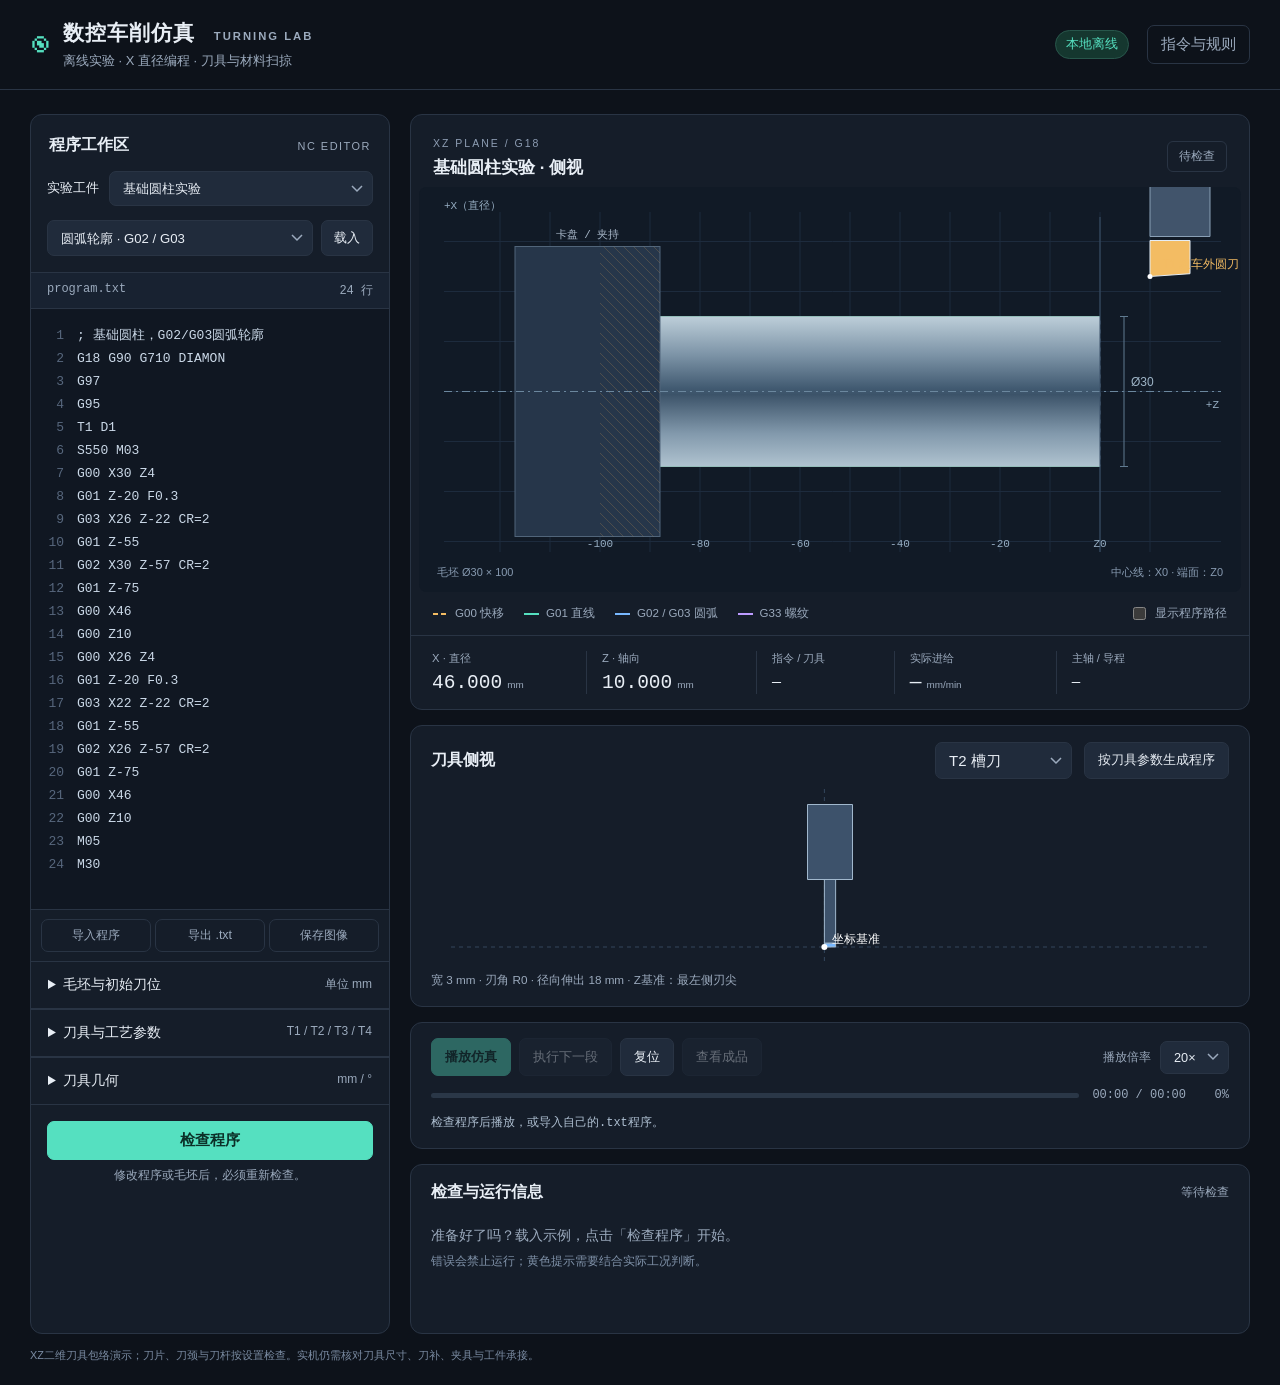
<file: 主体项目/index.html>
<!doctype html>
<html lang="zh-CN">
<head>
<meta charset="UTF-8"><meta name="viewport" content="width=device-width,initial-scale=1">
<title>数控车削仿真</title>
<link rel="stylesheet" href="style.css">
</head>
<body>
<header class="app-header">
  <div class="brand-icon" aria-hidden="true">◉</div>
  <div class="brand"><h1>数控车削仿真 <span>TURNING LAB</span></h1><p>离线实验 · X 直径编程 · 刀具与材料扫掠</p></div>
  <div class="header-right"><span class="pill">本地离线</span><button id="helpBtn" class="subtle">指令与规则</button></div>
</header>
<main class="workspace">
<aside class="editor-panel panel">
  <div class="panel-heading"><h2>程序工作区</h2><span class="small-label">NC EDITOR</span></div>
  <div class="experiment-row"><label for="experimentSelect">实验工件</label><select id="experimentSelect"></select><a id="drawingLink" target="_blank" hidden>查看图纸</a></div>
  <div class="example-row"><label class="sr-only" for="examples">示例程序</label><select id="examples"></select><button id="loadExample" title="载入选中的实验程序">载入</button></div>
  <div class="editor-meta"><span>program.txt</span><span id="lineCount">0 行</span></div>
  <div class="code-wrap"><div class="gutter" id="gutter" aria-hidden="true"></div><textarea id="editor" spellcheck="false" autocapitalize="off" autocomplete="off" aria-label="数控程序编辑器" wrap="off"></textarea></div>
  <div class="file-row"><button id="importBtn" class="subtle">导入程序</button><button id="exportBtn" class="subtle">导出 .txt</button><button id="saveImage" class="subtle">保存图像</button><input id="fileInput" type="file" accept=".txt,.mpf,.spf,.nc,.cnc" hidden></div>
  <details class="setup" id="setup"><summary>毛坯与初始刀位 <span>单位 mm</span></summary><div class="settings-grid">
    <label>毛坯直径 D<input id="diameter" type="number" min="5" max="120" step="1" value="30"></label>
    <label>毛坯长度 L<input id="length" type="number" min="10" max="150" step="1" value="100"></label>
    <label>左端夹持长度<input id="grip" type="number" min="5" max="140" step="1" value="12"></label>
    <label>初始刀位 X（直径）<input id="startX" type="number" min="0" max="180" step="1" value="46"></label>
    <label>初始刀位 Z<input id="startZ" type="number" min="-180" max="80" step="1" value="10"></label>
    <div class="setting-note">Z0 在右端面<br>毛坯向 Z 负向延伸</div>
  </div></details>
  <details class="setup"><summary>刀具与工艺参数 <span>T1 / T2 / T3 / T4</span></summary><div class="tool-table"><table><thead><tr><th>刀具</th><th>S r/min</th><th>切深 / 余量 mm</th><th>f ≤</th></tr></thead><tbody><tr><td>T1 粗车</td><td>500–600</td><td>2ap≤5</td><td>0.3</td></tr><tr><td>T4 精车</td><td>600–800</td><td>2ap≤0.5</td><td>0.1</td></tr><tr><td>T2 槽宽3</td><td>350–450</td><td>精加工余量0.2</td><td>0.08</td></tr><tr><td>T3 螺纹</td><td>下方可调</td><td>可调</td><td>K×S</td></tr></tbody></table><p>T1/T4检查2ap；T2的0.2为直径精加工余量，粗槽可直接推到目标X。f 单位 mm/r。G94 也会换算为每转进给检查。</p></div><div class="settings-grid"><label>T3 最低转速<input id="threadMinS" type="number" min="1" max="6000" value="350"></label><label>T3 最高转速<input id="threadMaxS" type="number" min="1" max="6000" value="350"></label><label>T3 单刀 2ap 上限<input id="threadDepth" type="number" min="0.01" max="5" step="0.1" value="0.6"></label><div class="setting-note">螺纹轮廓角 60°<br>F 不控制 G33</div></div></details>
<details class="setup"><summary>刀具几何 <span>mm / °</span></summary><div class="settings-grid"><label>T1 刀尖R (mm)<input id="t1Nose" type="number" step="0.01" value="0.5"></label><label>T1 刀尖角 (°)<input id="t1Angle" type="number" step="0.01" value="86"></label><label>T1 副偏角 (°)<input id="t1Relief" type="number" step="0.01" value="4"></label><label>T1 刀片轴向长度 (mm)<input id="t1Reach" type="number" step="0.01" value="8"></label><label>T1 刀片径向伸出 (mm)<input id="t1Projection" type="number" step="0.01" value="8"></label><label>T1 刀杆Z宽 (mm)<input id="t1HolderWidth" type="number" step="0.01" value="12"></label><label>T4 刀尖R (mm)<input id="t4Nose" type="number" step="0.01" value="0.5"></label><label>T4 刀尖角 (°)<input id="t4Angle" type="number" step="0.01" value="35"></label><label>T4 副偏角 (°)<input id="t4Relief" type="number" step="0.01" value="4"></label><label>T4 刀片轴向长度 (mm)<input id="t4Reach" type="number" step="0.01" value="8"></label><label>T4 刀片径向伸出 (mm)<input id="t4Projection" type="number" step="0.01" value="8"></label><label>T4 刀杆Z宽 (mm)<input id="t4HolderWidth" type="number" step="0.01" value="12"></label><label>T2 槽刀宽 (mm)<input id="t2Width" type="number" step="0.01" value="3"></label><label>T2 刃角R (mm)<input id="t2Nose" type="number" min="0" step="0.01" value="0"></label><label>T2 刀片径向伸出 (mm)<input id="t2Projection" type="number" step="0.01" value="18"></label><label>T2 刀杆Z宽 (mm)<input id="t2HolderWidth" type="number" step="0.01" value="12"></label><label>T3 刃部宽 (mm)<input id="t3Width" type="number" step="0.01" value="4"></label><label>T3 尖角 (°)<input id="t3Angle" type="number" step="0.01" value="60"></label><label>T3 径向伸出 (mm)<input id="t3Projection" type="number" step="0.01" value="12"></label><label>T3 刀杆Z宽 (mm)<input id="t3HolderWidth" type="number" step="0.01" value="10"></label><label>几何检查容差 (mm)<input id="geometryTolerance" type="number" step="0.01" value="0.035"></label><label>T2 Z坐标基准<select id="t2Reference"><option value="2">最左侧刃尖</option><option value="1">刀宽中心</option><option value="0">右侧刃尖</option></select></label><label>T2 侧刃轻修形<select id="t2SideCut"><option value="1">允许</option><option value="0">禁止</option></select></label><label>目标轮廓保护<select id="protectPart"><option value="1">启用</option><option value="0">关闭</option></select></label></div><p class="geometry-note">刀尖角、副偏角、刃宽与刃角半径决定刀片轮廓；刀杆尺寸按当前设置参与检查。程序与当前参数绑定，改参数后可重新生成。</p></details>
  <button id="validateBtn" class="primary validate">检查程序</button>
  <p class="editor-footer">修改程序或毛坯后，必须重新检查。</p>
</aside>
<section class="simulation-panel">
  <div class="scene panel">
    <div class="scene-heading"><div><span class="eyebrow">XZ PLANE / G18</span><h2><span id="sceneTitle">实验工件 · 侧视</span></h2></div><span id="stateBadge" class="state-badge">待检查</span></div>
    <div class="canvas-wrap" id="canvasWrap"><canvas id="view" aria-label="毛坯、刀具和程序路径的二维动画"></canvas><div class="scene-caption"><span id="stockCaption">毛坯 Ø30 × 100</span><span>中心线：X0 · 端面：Z0</span></div></div>
    <div class="legend"><span><i class="dash amber"></i>G00 快移</span><span><i class="cyan"></i>G01 直线</span><span><i class="blue"></i>G02 / G03 圆弧</span><span><i class="purple"></i>G33 螺纹</span><label><input type="checkbox" id="showPath">显示程序路径</label></div>
    <div class="telemetry"><div><span>X · 直径</span><strong id="readX">46.000</strong><small>mm</small></div><div><span>Z · 轴向</span><strong id="readZ">10.000</strong><small>mm</small></div><div><span>指令 / 刀具</span><strong id="readMode">—</strong></div><div><span id="feedLabel">实际进给</span><strong id="readFeed">—</strong><small>mm/min</small></div><div><span>主轴 / 导程</span><strong id="readSpindle">—</strong></div></div>
  </div>
<section class="toolbox panel"><div class="toolbox-header"><h2>刀具侧视</h2><select id="toolPreviewChoice" aria-label="选择预览刀具"><option value="2">T2 槽刀</option><option value="1">T1 粗车刀</option><option value="4">T4 精车刀</option><option value="3">T3 尖头螺纹刀</option></select><button id="generateBtn">按刀具参数生成程序</button></div><canvas id="toolPreview" height="190" aria-label="实际尺寸刀片刀杆及坐标基准"></canvas><p id="toolInfo"></p></section>
  <div class="playback panel"><div class="playback-buttons"><button id="playBtn" class="primary" disabled>播放仿真</button><button id="stepBtn" disabled>执行下一段</button><button id="resetBtn">复位</button><button id="finishBtn" disabled>查看成品</button></div><div class="speed-control"><label for="speed">播放倍率</label><select id="speed"><option value="1">1×</option><option value="5">5×</option><option value="20" selected>20×</option><option value="50">50×</option><option value="100">100×</option><option value="200">200×</option></select></div><div class="progress-row"><progress id="progress" max="1" value="0"></progress><span id="timeLabel">00:00 / 00:00</span><span id="progressLabel">0%</span></div><p id="currentLine">先检查程序，再播放刀具运动。</p></div>
  <section class="diagnostics panel" aria-label="检查结果"><div class="diagnostic-heading"><h2>检查与运行信息</h2><span id="summary">等待检查</span></div><div id="messages" aria-live="polite"><div class="empty-message">准备好了吗？载入示例，点击「检查程序」开始。<small>错误会禁止运行；黄色提示需要结合实际工况判断。</small></div></div></section>
</section>
</main>
<footer class="app-footer">XZ二维刀具包络演示；刀片、刀颈与刀杆按设置检查。实机仍需核对刀具尺寸、刀补、夹具与工件承接。</footer>
<dialog id="helpDialog"><div class="dialog-heading"><h2>支持指令与演示边界</h2><button id="closeHelp" aria-label="关闭说明">关闭</button></div><div class="help-body"><p>采用G710公制、G18/G90/DIAMON；G95的F单位为mm/r，G97的S单位为r/min。支持G00/G01/G02/G03/G33、CR圆弧、T1–T4/D1、M03/M04/M05/M30/M02。</p><p>刀片、刀颈和刀杆来自统一刀具库，按设置的毫米轮廓检查材料及卡盘干涉。2ap表示直径方向切入量。T2粗槽一次进到目标深度后退出，0.2mm用于直径精加工余量。实验可以定义目标轮廓和额外的加工区域规则。</p><p>T1：S500–600、F≤0.3、2ap≤5；T4：S600–800、F≤0.1、2ap≤0.5；T2：S350–450、F≤0.08、直径精加工余量0.2mm。T3采用4mm尖头形、S350，尖角按设置值显示。</p><p>支持R0–R999算术赋值、SQRT/ABS/MAXVAL/MINVAL/TRUNC和有限REPEAT 标记 P=次数。P为追加重复次数；禁止嵌套或交叠重复，展开后仍逐段检查。表达式地址之间用空格分隔。</p><p id="experimentHelp"></p><p>程序中的N编号是程序段号，用于检索定位，不产生运动；没有跳转时可省略。文件统一导出为.txt。目标接触轮廓与刀具理论刀尖轨迹可能不同，生成程序时已计入相应刀尖圆弧偏置。</p><p>本工具进行二维XZ几何扫掠，不包含三维刀座、载荷、振动和工件掉落。机床刀具尺寸、对刀基准、刀补、夹具与工件承接需按实际设置核对。</p></div></dialog>
<script src="刀具/tool-model.js"></script><script src="核心/program-flow.js"></script>
<script src="核心/engine.js"></script><script src="实验/基础圆柱.js"></script><script src="../陀螺/workpiece.js"></script><script src="app.js"></script>
</body></html>
</file>
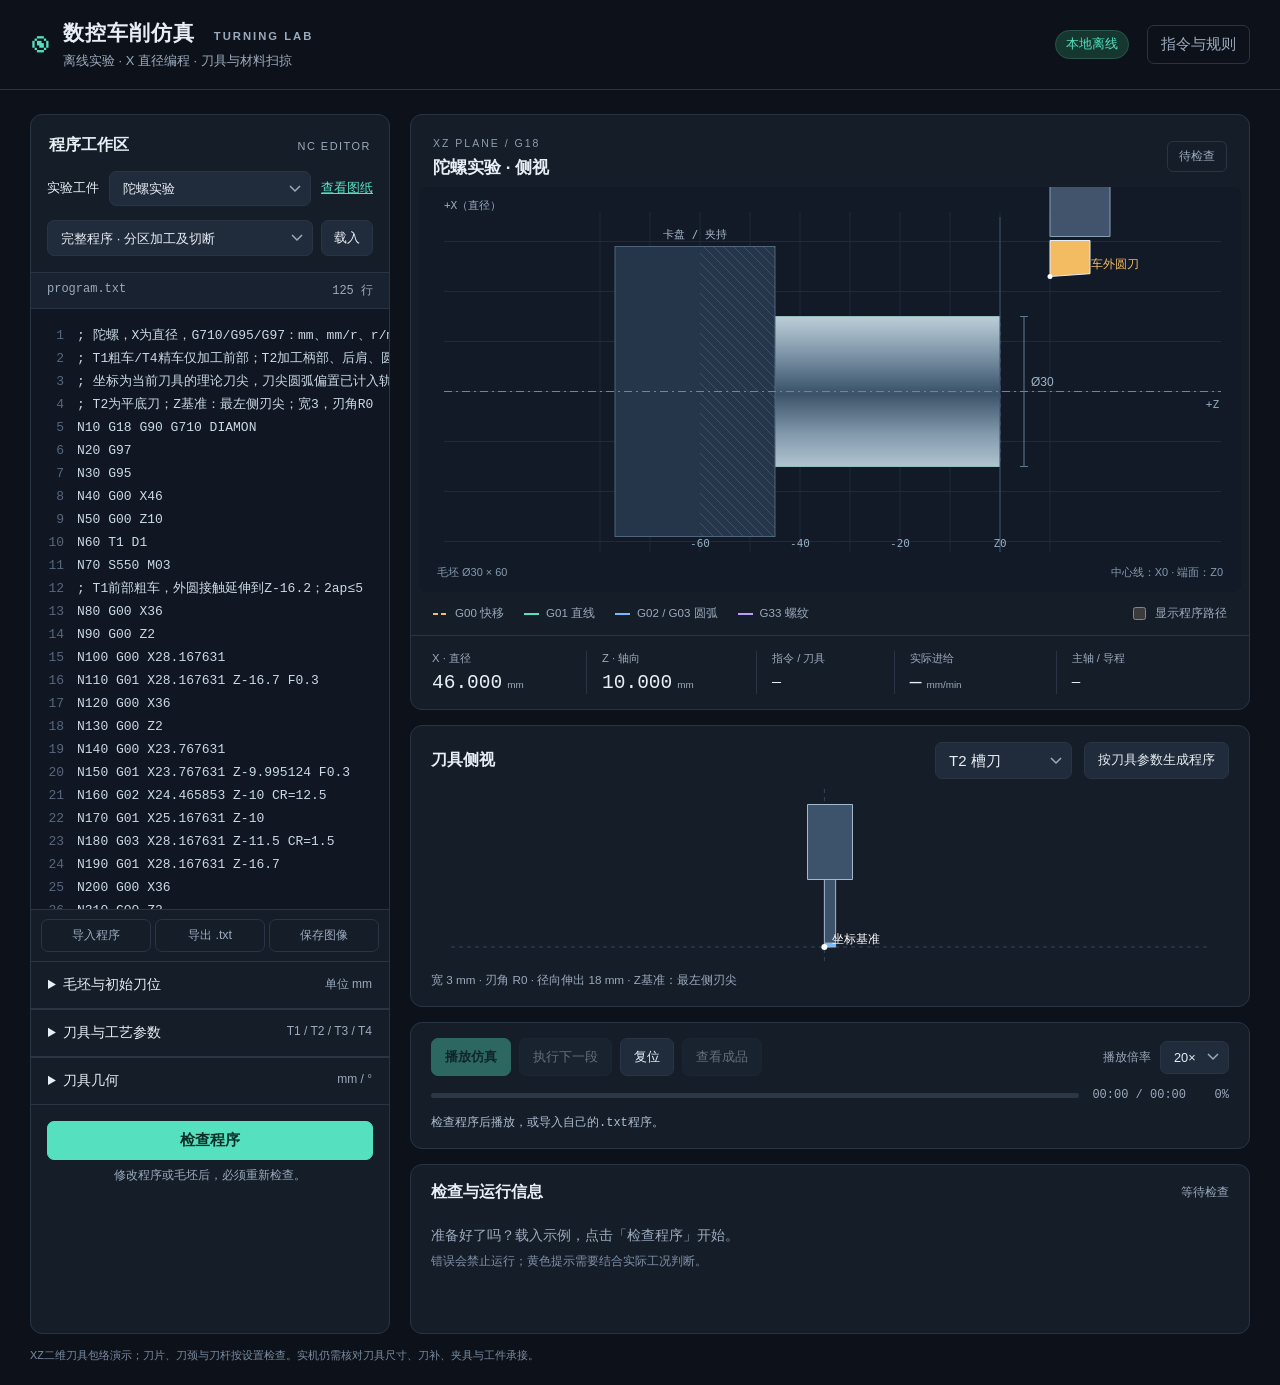
<file: 陀螺/index.html>
<!doctype html><html lang="zh-CN"><meta charset="utf-8"><title>陀螺实验</title><script>location.replace('../主体项目/index.html?experiment=top');</script><a href="../主体项目/index.html?experiment=top">打开陀螺实验</a></html>
</file>
<file: 主体项目/style.css>
:root{color-scheme:dark;--bg:#0d121a;--panel:#151d29;--line:#293444;--text:#e8eef5;--muted:#9baabd;--teal:#55e0c0;--amber:#f3bc63;--danger:#ff878b;--blue:#78b8ff;--purple:#bc9bff;font-family:"Segoe UI","Microsoft YaHei",sans-serif;font-size:15px}*{box-sizing:border-box}body{margin:0;background:var(--bg);color:var(--text)}button,input,select,textarea{font:inherit}button,select{border:1px solid var(--line);border-radius:7px;background:#202b3b;color:var(--text);padding:9px 13px}button{cursor:pointer;white-space:nowrap;font-weight:500}button:hover:not(:disabled){border-color:#72839a;background:#2a384a}button:disabled{opacity:.38;cursor:not-allowed}.primary{background:var(--teal);color:#0c3028;border-color:var(--teal);font-weight:700}.primary:hover:not(:disabled){background:#81efd6;border-color:#81efd6}.subtle{background:transparent;color:var(--muted)}button:focus-visible,select:focus-visible,input:focus-visible,textarea:focus-visible,summary:focus-visible{outline:2px solid var(--teal);outline-offset:3px}select{cursor:pointer;padding-right:25px;min-width:0;appearance:none;background-image:url("data:image/svg+xml,%3Csvg xmlns='http://www.w3.org/2000/svg' width='12' height='8'%3E%3Cpath d='m1 1 5 5 5-5' fill='none' stroke='%239baabd' stroke-width='1.5'/%3E%3C/svg%3E");background-repeat:no-repeat;background-position:right 9px center}input[type=number]{width:100%;padding:8px;color:var(--text);border:1px solid var(--line);background:#101722;border-radius:5px}input[type=checkbox]{accent-color:var(--teal)}h1,h2,p{margin:0}h2{font-size:1.05rem;font-weight:600}.app-header{height:90px;display:flex;align-items:center;gap:14px;padding:0 30px;border-bottom:1px solid var(--line)}.brand-icon{color:var(--teal);font-size:37px}.brand h1{font-size:1.4rem;letter-spacing:1px}.brand h1 span{font-size:.75rem;letter-spacing:2px;color:var(--muted);margin-left:12px}.brand p{font-size:.86rem;color:var(--muted);margin-top:6px}.header-right{margin-left:auto;display:flex;gap:18px;align-items:center}.pill{color:var(--teal);font-size:.86rem;padding:5px 10px;background:#15372f;border:1px solid #28564b;border-radius:30px}.workspace{display:grid;grid-template-columns:360px minmax(0,1fr);gap:20px;padding:24px 30px 12px;max-width:1920px;margin:auto}.panel{border:1px solid var(--line);border-radius:12px;background:var(--panel)}.editor-panel{display:flex;flex-direction:column;overflow:hidden;min-width:0}.panel-heading{display:flex;align-items:center;justify-content:space-between;padding:20px 18px 15px}.small-label{font-size:.73rem;letter-spacing:1.5px;color:var(--muted)}.example-row{display:flex;gap:8px;padding:0 16px 16px}.example-row select{flex:1;font-size:.88rem}.example-row button{font-size:.88rem;padding:8px 12px}.editor-meta{display:flex;justify-content:space-between;border-top:1px solid var(--line);border-bottom:1px solid var(--line);color:var(--muted);background:#182231;padding:9px 16px;font:12px Consolas,monospace}.code-wrap{display:flex;flex:1;min-height:330px;height:440px;overflow:hidden;background:#101722;position:relative}.gutter{padding:15px 0;color:#57677d;text-align:right;width:43px;flex-shrink:0;line-height:23px;font:13px/23px Consolas,monospace;overflow:hidden;white-space:pre;user-select:none}.gutter span{display:block;padding-right:10px}.gutter span.active{color:var(--teal);background:#17372f}.gutter span.error{color:var(--danger);background:#462a32}#editor{border:0;outline:none;resize:none;flex:1;min-width:0;tab-size:2;white-space:pre;overflow:auto;background:transparent;color:#cbd9e8;padding:15px 12px 15px 3px;font:13px/23px Consolas,"Microsoft YaHei",monospace;scrollbar-color:#40526a #101722}#editor:focus-visible{outline:none}.file-row{display:flex;gap:4px;padding:9px 10px;border-top:1px solid var(--line)}.file-row button{font-size:.83rem;flex:1;padding:7px 4px}.setup{border-top:1px solid var(--line);border-bottom:1px solid var(--line);padding:14px 17px}.setup summary{cursor:pointer;font-size:.93rem}.setup summary span{float:right;color:var(--muted);font-size:.8rem}.settings-grid{display:grid;grid-template-columns:1fr 1fr;gap:12px;margin-top:18px}.settings-grid label{font-size:.8rem;color:var(--muted)}.settings-grid input{margin-top:6px}.setting-note{font-size:.75rem;color:var(--muted);line-height:1.7;align-self:end;padding-bottom:4px}.validate{margin:16px 16px 8px}.editor-footer{text-align:center;color:var(--muted);font-size:.77rem;padding:0 12px 15px}.simulation-panel{display:flex;flex-direction:column;gap:15px;min-width:0}.scene{overflow:hidden}.scene-heading{display:flex;align-items:center;justify-content:space-between;padding:18px 22px 8px}.eyebrow{font-size:.7rem;letter-spacing:2px;color:#8e9eb4}.scene-heading h2{margin-top:6px;font-size:1.13rem}.state-badge{border-radius:6px;border:1px solid var(--line);font-size:.83rem;color:var(--muted);padding:6px 11px}.state-badge.ready,.state-badge.playing,.state-badge.done{color:var(--teal);border-color:#28594b;background:#14342b}.state-badge.error{color:var(--danger);border-color:#743d46;background:#3a222c}.state-badge.paused{color:var(--amber);border-color:#655134;background:#322b20}.canvas-wrap{position:relative;height:365px;margin:0 8px;background:#111a26;border-radius:8px;overflow:hidden}canvas{display:block;width:100%;height:100%}.scene-caption{display:flex;justify-content:space-between;position:absolute;bottom:12px;left:18px;right:18px;font-size:.73rem;color:#879ab0;pointer-events:none}.legend{display:flex;gap:20px;align-items:center;padding:12px 22px;font-size:.77rem;color:var(--muted);flex-wrap:wrap}.legend span{display:flex;align-items:center;gap:7px}.legend i{width:15px;height:2px;background:var(--teal);display:inline-block}.legend i.amber{background:var(--amber)}.legend i.blue{background:var(--blue)}.legend i.purple{background:var(--purple)}.legend i.dash{background:repeating-linear-gradient(to right,var(--amber) 0 5px,transparent 5px 8px)}.legend label{margin-left:auto;display:flex;gap:6px;align-items:center}.telemetry{display:grid;grid-template-columns:1.05fr 1.05fr .85fr 1fr 1.15fr;border-top:1px solid var(--line);padding:15px 6px}.telemetry>div{padding:0 15px;border-right:1px solid var(--line);min-width:0}.telemetry>div:last-child{border:0}.telemetry span{display:block;font-size:.75rem;color:var(--muted);margin-bottom:6px}.telemetry strong{font:500 1.3rem Consolas,monospace;white-space:nowrap}.telemetry small{font-size:.66rem;color:var(--muted);margin-left:5px}.telemetry>div:last-child strong{font-size:.94rem}.playback{display:flex;flex-wrap:wrap;align-items:center;padding:15px 20px;gap:12px}.playback-buttons{display:flex;gap:8px}.playback button{font-size:.88rem}.speed-control{display:flex;align-items:center;gap:9px;margin-left:auto;color:var(--muted);font-size:.8rem}.speed-control select{font-size:.85rem;padding-top:8px;padding-bottom:8px}.progress-row{width:100%;display:flex;gap:13px;align-items:center;font:12px Consolas,monospace;color:var(--muted)}progress{flex:1;min-width:40px;height:5px;border:0;border-radius:5px;overflow:hidden;background:#2a3747}progress::-webkit-progress-bar{background:#2a3747}progress::-webkit-progress-value{background:var(--teal)}#progressLabel{width:30px;text-align:right}#currentLine{width:100%;color:#aebfd1;font:12px/1.6 Consolas,"Microsoft YaHei",monospace;overflow:hidden;text-overflow:ellipsis;white-space:nowrap}.diagnostics{flex:1;min-height:170px;padding:17px 20px}.diagnostic-heading{display:flex;justify-content:space-between;gap:15px;align-items:center;margin-bottom:12px}.diagnostic-heading>span{font-size:.8rem;color:var(--muted)}#messages{max-height:175px;overflow:auto}.empty-message{font-size:.9rem;color:var(--muted);padding:12px 0}.empty-message small{display:block;margin-top:9px;font-size:.78rem;color:#7f91a8}.message{padding:10px 12px;border-radius:6px;font-size:.84rem;line-height:1.6;margin-bottom:7px;border-left:3px solid var(--teal);background:#142a29;display:flex;gap:10px;align-items:start}.message.warning{border-color:var(--amber);background:#30291f}.message.error{border-color:var(--danger);background:#34212b}.message button{padding:0;border:0;background:none;color:inherit;font-size:.8rem;line-height:1.7;flex-shrink:0;text-decoration:underline}.message strong{margin-right:7px}.app-footer{padding:0 30px 18px;max-width:1920px;margin:auto;font-size:.73rem;color:#7b8ca3;line-height:1.8}.sr-only{position:absolute;width:1px;height:1px;overflow:hidden;clip:rect(0,0,0,0)}dialog{border:1px solid #43536a;border-radius:14px;background:#151f2d;color:var(--text);max-width:850px;width:calc(100% - 40px);max-height:85vh;padding:0;box-shadow:0 20px 80px #0008}dialog::backdrop{background:#040a12b8}.dialog-heading{display:flex;justify-content:space-between;align-items:center;padding:20px 25px;border-bottom:1px solid var(--line)}.help-body{padding:22px 25px;font-size:.94rem;line-height:1.85;overflow:auto;max-height:calc(85vh - 80px)}.help-body p{margin-bottom:17px;color:#bfccdb}.help-body b{color:#e9f2fa}.help-body table{border-collapse:collapse;width:100%;margin-bottom:20px;font-size:.86rem}.help-body td,.help-body th{border:1px solid #334255;padding:10px 12px;text-align:left}.help-body td:first-child{white-space:nowrap;color:var(--teal)}.help-body th{background:#202e40}@media(min-width:1500px){.canvas-wrap{height:420px}.code-wrap{min-height:400px}.workspace{grid-template-columns:400px minmax(0,1fr)}}@media(max-width:1100px){.workspace{padding:16px;grid-template-columns:315px minmax(0,1fr);gap:14px}.app-header{padding:0 18px}.canvas-wrap{height:330px}.telemetry>div{padding:0 9px}.telemetry strong{font-size:1.1rem}.telemetry small{display:block;margin:3px 0 0}.legend{gap:12px;padding:10px 14px}.playback{padding:13px}.speed-control{margin-left:0}.brand h1 span{display:none}}@media(max-width:820px){.workspace{grid-template-columns:1fr}.editor-panel{height:auto}.code-wrap{height:320px;min-height:320px;flex:none}.brand h1{font-size:1.12rem}.brand p{font-size:.71rem}.pill{display:none}.header-right{gap:0}.app-header{height:80px;gap:9px}.header-right button{font-size:.8rem;padding:8px}.canvas-wrap{height:340px}.telemetry{grid-template-columns:1fr 1fr 1fr}.telemetry>div{border:0;padding:6px 10px}.telemetry small{display:inline;margin-left:4px}.app-footer{padding:6px 18px 20px}#messages{max-height:220px}}@media(prefers-reduced-motion:reduce){*{scroll-behavior:auto}}
.tool-table{margin-top:14px}.tool-table table{width:100%;border-collapse:collapse;font-size:.76rem;line-height:1.7}.tool-table td,.tool-table th{padding:6px 3px;border-bottom:1px solid var(--line);text-align:left}.tool-table th{color:var(--muted);font-weight:400}.tool-table p{font-size:.73rem;color:var(--muted);line-height:1.7;margin-top:9px}.telemetry>div:nth-child(3) strong{font-size:1rem}.code-wrap{max-height:600px}.scene-caption{font-size:.73rem}

.toolbox{padding:16px 20px}.toolbox-header{display:flex;align-items:center;gap:12px}.toolbox-header select{margin-left:auto}.toolbox-header button{font-size:.85rem}.toolbox canvas{width:100%;height:190px}.toolbox p,.geometry-note{font-size:.78rem;color:var(--muted);line-height:1.8}.geometry-note{margin-top:12px}.settings-grid select{width:100%;margin-top:6px;font-size:.8rem}.canvas-wrap{height:405px}@media(max-width:820px){.toolbox-header{flex-wrap:wrap}.toolbox-header button{width:100%}}
.experiment-row{display:flex;gap:10px;align-items:center;padding:0 16px 14px;font-size:.85rem}.experiment-row select{flex:1;min-width:0}.experiment-row a{color:var(--teal);white-space:nowrap}
</file>
